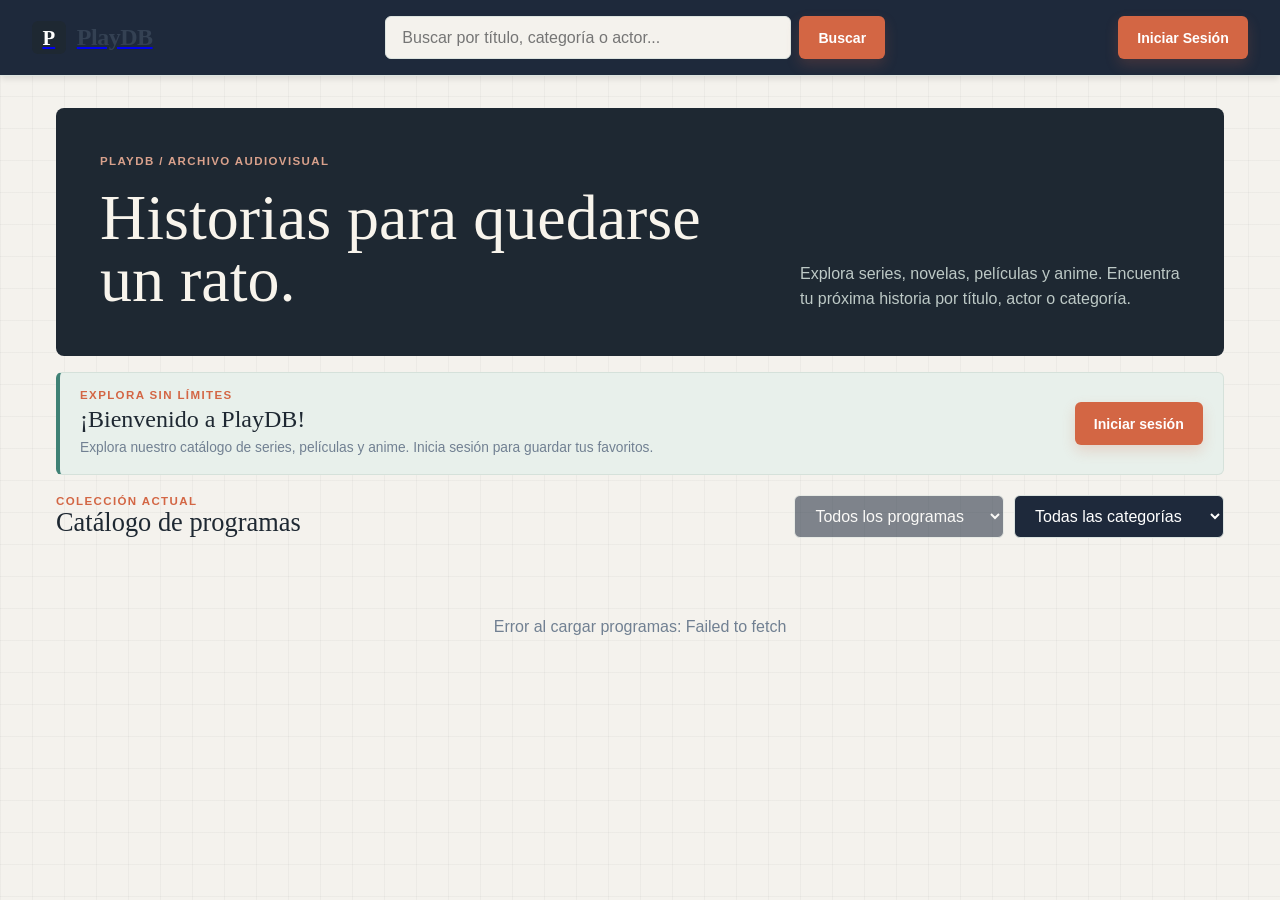
<file: index.html>
<!DOCTYPE html>
<html lang="es">
<head>
  <meta charset="UTF-8">
  <meta name="viewport" content="width=device-width, initial-scale=1.0">
  <title>PlayDB | Catálogo audiovisual</title>
  <link rel="stylesheet" href="./css/styles.css">
  <link rel="stylesheet" href="./css/theme.css">
</head>
<body>

  <!-- Encabezado / Navegación Único -->
  <header class="navbar">
    <a class="logo" href="index.html" aria-label="PlayDB, volver al catálogo">
      <h1>PlayDB</h1>
    </a>
    
    <div class="search-container">
      <input type="text" id="searchInput" placeholder="Buscar por título, categoría o actor...">
      <button id="searchBtn" class="btn btn-primary" type="button">Buscar</button>
    </div>

    <nav class="nav-links">
      <span id="userGreeting" class="hidden"></span>
      <a id="adminBtn" href="admin.html" class="btn btn-secondary hidden">Panel Admin</a>
      <button id="loginModalBtn" class="btn btn-primary">Iniciar Sesión</button>
      <button id="logoutBtn" class="btn btn-secondary hidden">Cerrar Sesión</button>
    </nav>
  </header>

  <!-- Contenido Principal -->
  <main class="container">
    <section class="catalog-hero">
      <div>
        <p class="section-kicker">PlayDB / Archivo audiovisual</p>
        <h2>Historias para quedarse un rato.</h2>
      </div>
      <p>Explora series, novelas, películas y anime. Encuentra tu próxima historia por título, actor o categoría.</p>
    </section>

    <section id="welcomeBanner" class="welcome-banner" aria-live="polite"></section>

    <section id="topMoviesSection" class="top-movies-section hidden">
      <div class="section-heading-row">
        <div>
          <p class="section-kicker">Lo más querido</p>
          <h2>Top películas</h2>
        </div>
        <p class="section-note">Las mejor calificadas por la comunidad</p>
      </div>
      <div id="topMoviesGrid" class="catalog-grid top-movies-grid"></div>
    </section>

    <section class="filters-section">
      <div class="catalog-heading">
        <div>
          <p class="section-kicker">Colección actual</p>
          <h2>Catálogo de programas</h2>
        </div>
        <p class="catalog-count" id="catalogCount"></p>
      </div>
      <div class="catalog-filters">
        <select id="favoritesFilter" aria-label="Filtrar favoritos">
          <option value="">Todos los programas</option>
          <option value="favorites">Mis favoritos</option>
        </select>
        <select id="categoryFilter" aria-label="Filtrar por categoría">
          <option value="">Todas las categorías</option>
        </select>
      </div>
    </section>

    <section id="catalogGrid" class="catalog-grid">
      <p class="loading-text">Cargando catálogo...</p>
    </section>
  </main>

  <script type="module" src="./js/app.js"></script>
</body>
</html>
</file>
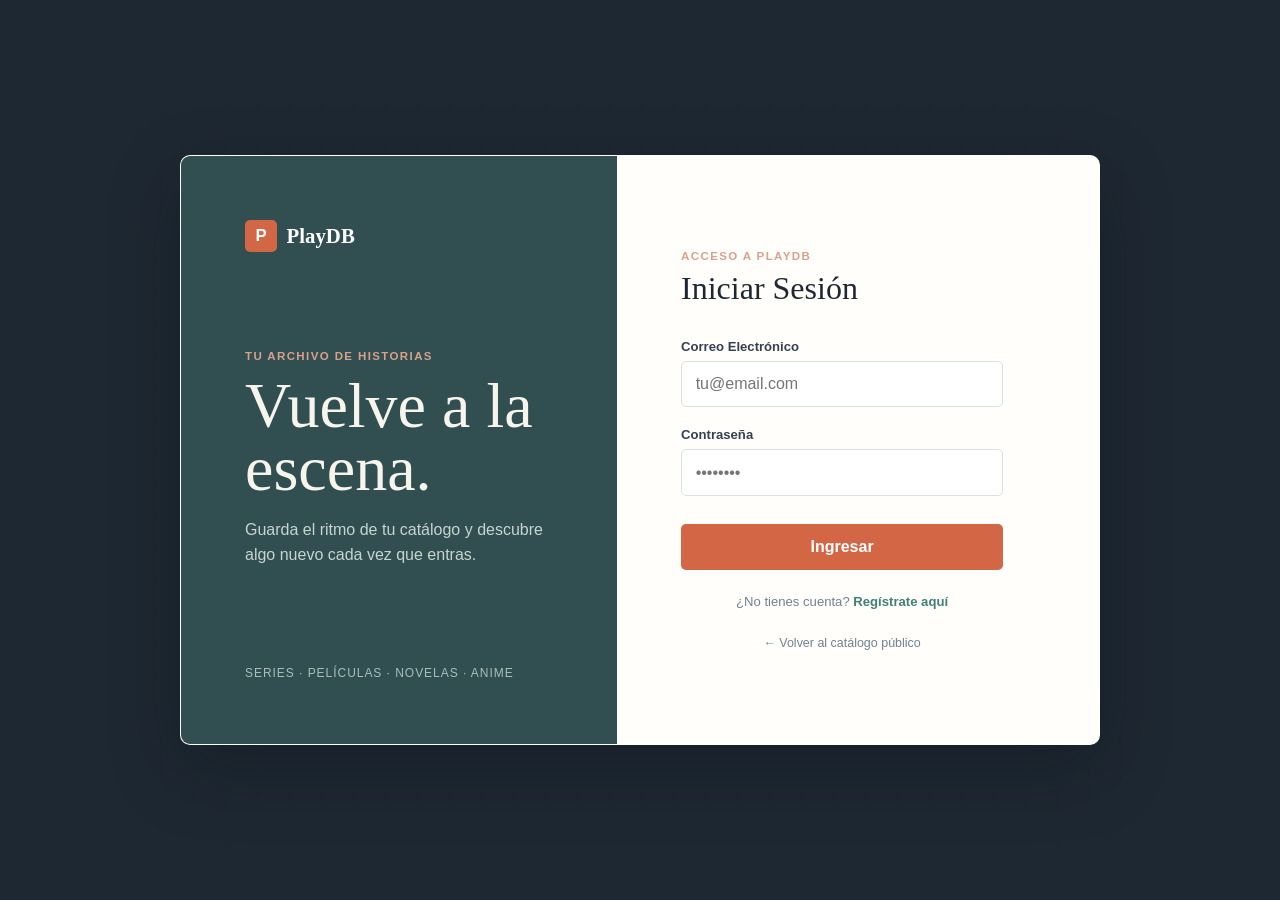
<file: admin.html>
<!DOCTYPE html>
<html lang="es">
<head>
  <meta charset="UTF-8">
  <meta name="viewport" content="width=device-width, initial-scale=1.0">
  <title>PlayDB | Panel de Administración</title>
  <link rel="stylesheet" href="css/theme.css">
  <link rel="stylesheet" href="css/styles.css">
  <link rel="stylesheet" href="css/admin.css">
</head>
<body>
  <div class="admin-shell">
    <aside class="admin-sidebar">
      <div class="sidebar-brand">
        <span class="brand-mark">P</span>
        <div>
          <strong>PlayDB</strong>
          <small>Administración</small>
        </div>
      </div>

      <nav class="sidebar-nav" aria-label="Secciones de administración">
        <button type="button" class="sidebar-link is-active" data-section="inicioSection">
          <span aria-hidden="true">⌂</span> Inicio
        </button>
        <button type="button" class="sidebar-link" data-section="categoriasSection">
          <span aria-hidden="true">◈</span> Categorías
        </button>
        <button type="button" class="sidebar-link" data-section="programasSection">
          <span aria-hidden="true">▦</span> Programas
        </button>
        <button type="button" class="sidebar-link" data-section="preferenciasSection">
          <span aria-hidden="true">⚙</span> Preferencias
        </button>
      </nav>

      <div class="sidebar-footer">
        <button type="button" id="adminLogoutBtn" class="sidebar-link sidebar-link-secondary">
          <span aria-hidden="true">↪</span> Cerrar sesión
        </button>
      </div>
    </aside>

    <main class="admin-main">
      <section id="inicioSection" class="admin-section">
        <header class="admin-header">
          <div>
            <p class="section-kicker">Vista general</p>
            <h1>Catálogo</h1>
            <p class="section-description">Explora el contenido publicado y revisa cómo lo ve tu audiencia.</p>
          </div>
        </header>

        <div class="catalog-toolbar admin-catalog-toolbar">
          <div class="admin-search-field">
            <span aria-hidden="true">⌕</span>
            <input type="search" id="adminSearchInput" placeholder="Buscar por título, actor o categoría...">
          </div>
          <select id="adminCategoryFilter" class="admin-filter-select" aria-label="Filtrar por categoría">
            <option value="">Todas las categorías</option>
          </select>
        </div>

        <section id="adminCatalogGrid" class="catalog-grid admin-catalog-grid">
          <p class="loading-text">Cargando catálogo...</p>
        </section>
      </section>

      <section id="programasSection" class="admin-section">
        <header class="admin-header">
          <div>
            <p class="section-kicker">Contenido</p>
            <h1>Programas</h1>
            <p class="section-description">Administra las series, películas y programas del catálogo.</p>
          </div>
          <button id="nuevoProgramaBtn" class="btn btn-primary" type="button">+ Nuevo Programa</button>
        </header>

        <div class="table-responsive">
          <table class="admin-table">
            <thead>
              <tr>
                <th>Póster</th>
                <th>Título</th>
                <th>Categoría</th>
                <th>Capítulos</th>
                <th>Acciones</th>
              </tr>
            </thead>
            <tbody id="adminTableBody"></tbody>
          </table>
        </div>
      </section>

      <section id="categoriasSection" class="admin-section hidden">
        <header class="admin-header">
          <div>
            <p class="section-kicker">Clasificación</p>
            <h1>Categorías</h1>
            <p class="section-description">Crea y elimina las categorías disponibles para los programas.</p>
          </div>
        </header>

        <div id="categoriaAlert"></div>
        <form id="categoriaForm" class="category-form">
          <div class="form-group">
            <label for="categoriaNombre">Nueva categoría</label>
            <input type="text" id="categoriaNombre" class="form-control" placeholder="Ej. Documentales" required maxlength="60">
          </div>
          <div class="form-group">
            <label for="categoriaDescripcion">Descripción (opcional)</label>
            <input type="text" id="categoriaDescripcion" class="form-control" placeholder="Describe el tipo de contenido" maxlength="160">
          </div>
          <button type="submit" class="btn btn-primary">+ Agregar categoría</button>
        </form>

        <div class="table-responsive">
          <table class="admin-table">
            <thead>
              <tr>
                <th>Nombre</th>
                <th>Descripción</th>
                <th>Acciones</th>
              </tr>
            </thead>
            <tbody id="categoriasTableBody"></tbody>
          </table>
        </div>
      </section>

      <section id="preferenciasSection" class="admin-section hidden">
        <header class="admin-header">
          <div>
            <p class="section-kicker">Configuración</p>
            <h1>Preferencias</h1>
            <p class="section-description">Personaliza qué información quieres priorizar en tu panel.</p>
          </div>
        </header>

        <form id="preferencesForm" class="preferences-form">
          <label class="preference-option">
            <input type="checkbox" id="showAdminRatings" checked>
            <span>
              <strong>Mostrar calificaciones</strong>
              <small>Enseña el promedio de estrellas y el número de opiniones en las tarjetas.</small>
            </span>
          </label>
          <div id="preferencesAlert"></div>
          <button type="submit" class="btn btn-primary">Guardar preferencias</button>
        </form>
      </section>
    </main>
  </div>

  <!-- Modal Crear/Editar -->
  <div id="modalPrograma" class="modal-overlay hidden">
    <div class="modal-content">
      <h3 id="modalTitle">Nuevo Programa</h3>
      <div id="formAlert"></div>
      <form id="programaForm">
        <input type="hidden" id="programaId">
        <div class="form-group">
          <label>Título</label>
          <input type="text" id="titulo" class="form-control" required>
        </div>
        <div class="form-group">
          <label>Sinopsis</label>
          <textarea id="sinopsis" class="form-control" rows="3" required></textarea>
        </div>
        <div class="form-group">
          <label>Categoría</label>
          <select id="formCategoria" class="form-control" required></select>
        </div>
        <div class="form-group">
          <label>Productora</label>
          <input type="text" id="productora" class="form-control" required>
        </div>
        <div class="form-group">
          <label>URL Póster</label>
          <input type="url" id="poster" class="form-control" required>
        </div>
        <div class="form-group">
          <label>URL Tráiler</label>
          <input type="url" id="trailer" class="form-control" required>
        </div>
        <div class="form-group">
          <label>Capítulos</label>
          <input type="number" id="capitulos" class="form-control" value="1" min="1" required>
        </div>
        <div class="form-group">
          <label>Actores (separados por coma)</label>
          <input type="text" id="actores" class="form-control" placeholder="Actor 1, Actor 2">
        </div>
        <div class="form-group">
          <label>Personajes (separados por coma)</label>
          <input type="text" id="personajes" class="form-control" placeholder="Personaje 1, Personaje 2">
        </div>
        <div style="display: flex; gap: 1rem; justify-content: flex-end; margin-top: 1.5rem;">
          <button type="button" id="closeModalBtn" class="btn btn-secondary">Cancelar</button>
          <button type="submit" class="btn btn-primary">Guardar</button>
        </div>
      </form>
    </div>
  </div>

  <script type="module" src="js/admin.js"></script>
</body>
</html>
</file>
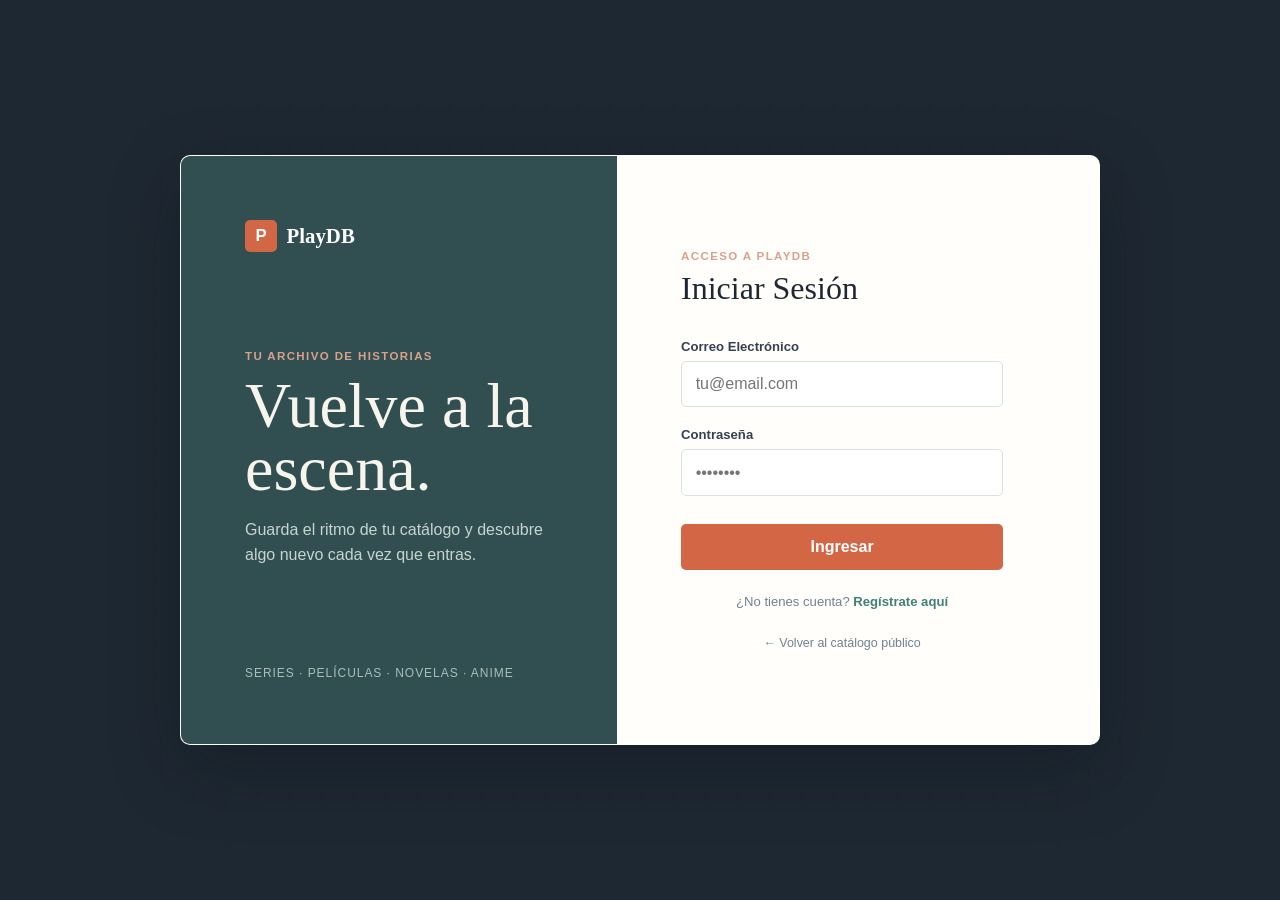
<file: login.html>
<!DOCTYPE html>
<html lang="es">
<head>
  <meta charset="UTF-8">
  <meta name="viewport" content="width=device-width, initial-scale=1.0">
  <title>PlayDB | Acceso</title>
  <link rel="stylesheet" href="css/theme.css">
  <link rel="stylesheet" href="css/styles.css">
  <link rel="stylesheet" href="css/login.css">
</head>
<body>

  <main class="auth-shell">
    <section class="auth-aside">
      <a class="auth-brand" href="index.html"><span>P</span> PlayDB</a>
      <div>
        <p class="auth-eyebrow">Tu archivo de historias</p>
        <h1>Vuelve a la escena.</h1>
        <p>Guarda el ritmo de tu catálogo y descubre algo nuevo cada vez que entras.</p>
      </div>
      <p class="auth-aside-note">Series · Películas · Novelas · Anime</p>
    </section>

    <section class="auth-container">
      <div class="auth-header">
        <p class="auth-eyebrow">Acceso a PlayDB</p>
        <h2 id="formTitle">Iniciar Sesión</h2>
      </div>

    <div id="alertContainer"></div>

    <form id="authForm">
      <div class="form-group hidden" id="nombreGroup">
        <label for="nombre">Nombre Completo</label>
        <input type="text" id="nombre" class="form-control" placeholder="Ej. Jennifer López">
      </div>

      <div class="form-group">
        <label for="email">Correo Electrónico</label>
        <input type="email" id="email" class="form-control" required placeholder="tu@email.com">
      </div>

      <div class="form-group">
        <label for="password">Contraseña</label>
        <input type="password" id="password" class="form-control" required placeholder="••••••••">
      </div>

      <button type="submit" id="submitBtn" class="btn-submit">Ingresar</button>
    </form>

    <div class="auth-footer">
      <p id="toggleText">
        ¿No tienes cuenta? <a href="#" id="toggleAuth">Regístrate aquí</a>
      </p>
    </div>

      <a href="index.html" class="back-home">← Volver al catálogo público</a>
    </section>
  </main>

  <script type="module" src="js/login.js"></script>
</body>
</html>
</file>
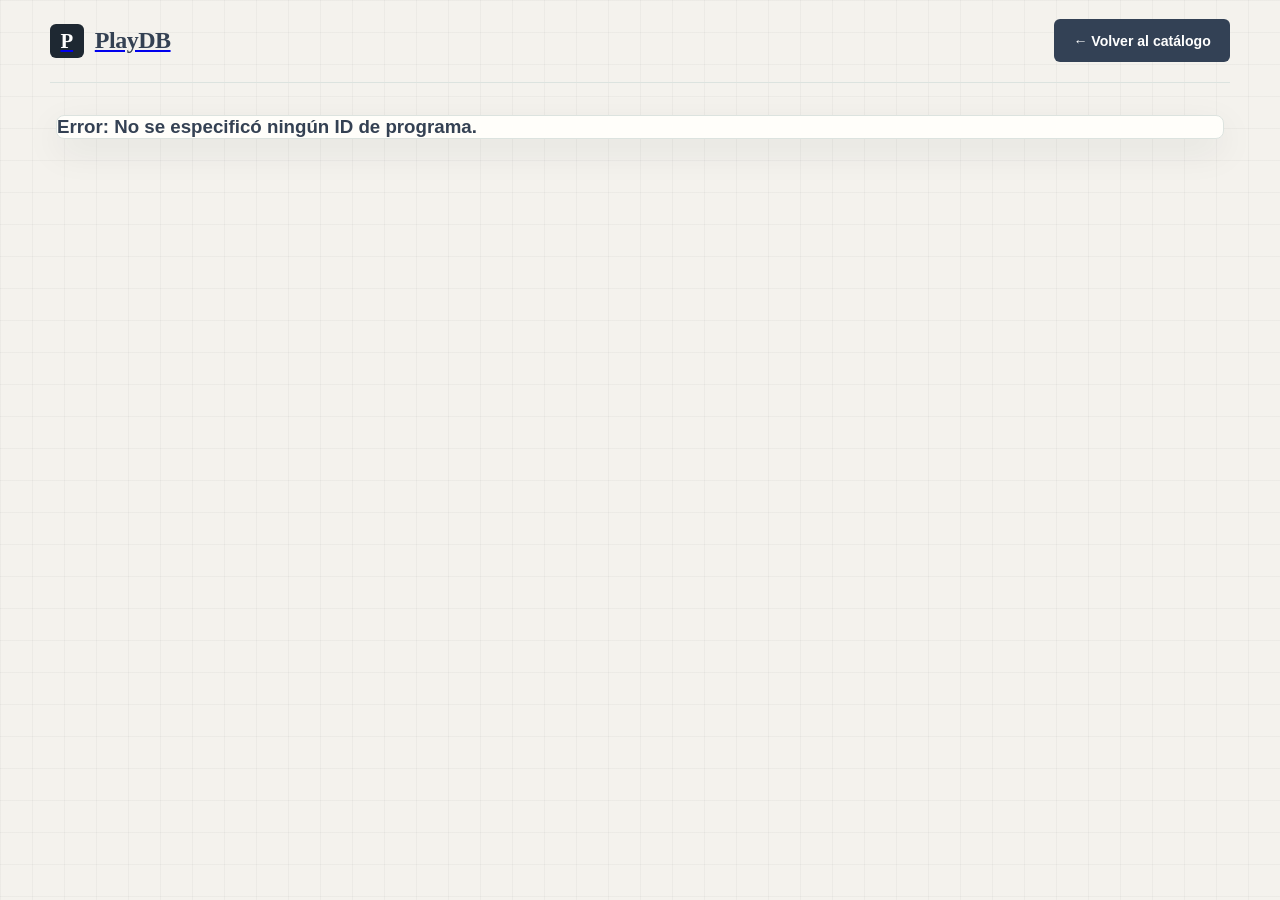
<file: programa-detalle.html>
<!DOCTYPE html>
<html lang="es">
<head>
  <meta charset="UTF-8">
  <meta name="viewport" content="width=device-width, initial-scale=1.0">
  <title>PlayDB | Ficha del programa</title>
  <link rel="stylesheet" href="css/theme.css">
  <link rel="stylesheet" href="css/styles.css">
</head>
<body>
  <header class="detail-nav">
    <a class="logo" href="index.html"><h1>PlayDB</h1></a>
    <a id="detailBackLink" href="index.html" class="btn btn-secondary">← Volver al catálogo</a>
  </header>

  <main class="container detail-page">
    
    <div id="detalleContainer" class="detail-container">
      <p>Cargando información del programa...</p>
    </div>
  </main>

  <script type="module" src="js/detalle.js"></script>
</body>
</html>
</file>
<file: css/styles.css>
/* ==========================================================================
   ESTILOS GENERALES Y LAYOUT
   ========================================================================== */
* {
  box-sizing: border-box;
  margin: 0;
  padding: 0;
  font-family: 'Trebuchet MS', 'Segoe UI', sans-serif;
}

body {
  min-height: 100vh;
  background: var(--bg-primary);
  color: var(--text-main);
}

body::before {
  position: fixed;
  inset: 0;
  z-index: -1;
  background-image: linear-gradient(rgba(30, 40, 50, 0.035) 1px, transparent 1px), linear-gradient(90deg, rgba(30, 40, 50, 0.035) 1px, transparent 1px);
  background-size: 32px 32px;
  content: '';
  pointer-events: none;
}

.hidden {
  display: none !important;
}

.container {
  width: min(1240px, calc(100% - 2.25rem));
  margin: 0 auto;
}

.btn {
  display: inline-flex;
  align-items: center;
  justify-content: center;
  gap: 0.45rem;
  min-height: 2.7rem;
  padding: 0.65rem 1.05rem;
  border: 1px solid transparent;
  border-radius: 6px;
  cursor: pointer;
  font: inherit;
  font-size: 0.88rem;
  font-weight: 700;
  text-decoration: none;
  transition: transform 160ms ease, background 160ms ease, box-shadow 160ms ease;
}

.btn:hover {
  transform: translateY(-1px);
}

.btn-primary {
  background: var(--accent);
  color: #fff;
  box-shadow: 0 6px 14px rgba(211, 102, 68, 0.2);
}

.btn-primary:hover {
  background: var(--accent-hover);
}

.btn-secondary {
  background: var(--surface-soft);
  border-color: var(--border-color);
  color: var(--text-main);
}

.btn-secondary:hover {
  background: #e3ebe7;
}

.btn-sm {
  min-height: 2.25rem;
  padding: 0.45rem 0.75rem;
  font-size: 0.78rem;
}

.alert {
  margin-bottom: 1rem;
  padding: 0.8rem 1rem;
  border-radius: 6px;
  font-weight: 600;
}

.alert-danger {
  background: #fff0ee;
  border: 1px solid #f0b6ab;
  color: #9d382c;
}

.alert-success {
  background: #eaf5ef;
  border: 1px solid #a9d5bd;
  color: #28704d;
}

.navbar {
  position: sticky;
  top: 0;
  z-index: 10;
  display: grid;
  grid-template-columns: auto minmax(260px, 1fr) auto;
  align-items: center;
  gap: 2rem;
  padding: 1rem max(1.5rem, calc((100vw - 1180px) / 2));
  background: rgba(251, 250, 247, 0.94);
  border-bottom: 1px solid var(--border-color);
  backdrop-filter: blur(14px);
}

.logo {
  display: flex;
  align-items: center;
  gap: 0.7rem;
}

.logo::before {
  width: 2.1rem;
  height: 2.1rem;
  border-radius: 6px;
  background: var(--ink);
  color: #fff;
  content: 'P';
  font-family: Georgia, serif;
  font-size: 1.3rem;
  font-weight: 700;
  line-height: 2.1rem;
  text-align: center;
}

.logo h1 {
  color: var(--ink);
  font-family: Georgia, serif;
  font-size: 1.35rem;
  letter-spacing: -0.02em;
}

.search-container {
  display: flex;
  gap: 0.5rem;
  width: min(100%, 560px);
  margin: auto;
}

.search-container input,
.filters-section select {
  min-height: 2.7rem;
  border: 1px solid var(--border-color);
  border-radius: 6px;
  outline: none;
  background: var(--surface);
  color: var(--text-main);
  font: inherit;
}

.search-container input {
  width: 100%;
  padding: 0.65rem 0.9rem;
}

.search-container input:focus,
.filters-section select:focus {
  border-color: var(--accent);
  box-shadow: 0 0 0 3px rgba(211, 102, 68, 0.13);
}

.nav-links {
  display: flex;
  align-items: center;
  justify-content: flex-end;
  gap: 0.65rem;
}

#userGreeting {
  max-width: 145px;
  overflow: hidden;
  color: var(--text-muted);
  font-size: 0.8rem;
  text-overflow: ellipsis;
  white-space: nowrap;
}

.catalog-hero {
  display: grid;
  grid-template-columns: 1.15fr 0.85fr;
  gap: 2rem;
  align-items: end;
  min-height: 210px;
  margin: 1.25rem 0 1rem;
  padding: clamp(1.75rem, 4vw, 2.75rem);
  border-radius: 8px;
  background: var(--ink);
  color: #f8f4ec;
  overflow: hidden;
}

.catalog-hero h2 {
  max-width: 620px;
  font-family: Georgia, serif;
  font-size: clamp(2.2rem, 5vw, 4.2rem);
  font-weight: 400;
  line-height: 0.98;
}

.catalog-hero p {
  max-width: 380px;
  justify-self: end;
  color: #bdc9c6;
  line-height: 1.6;
}

.section-kicker {
  color: var(--accent);
  font-size: 0.72rem;
  font-weight: 800;
  letter-spacing: 0.12em;
  text-transform: uppercase;
}

.catalog-hero .section-kicker {
  margin-bottom: 1rem;
  color: #d9a18c;
}

.welcome-banner {
  display: flex;
  align-items: center;
  justify-content: space-between;
  gap: 1.5rem;
  margin: 1rem 0 1.25rem;
  padding: 1rem 1.25rem;
  border: 1px solid #d5e1da;
  border-left: 4px solid var(--teal);
  border-radius: 6px;
  background: #e8f0eb;
}

.welcome-banner h2 {
  margin: 0.3rem 0;
  color: var(--ink);
  font-family: Georgia, serif;
  font-size: 1.5rem;
  font-weight: 400;
}

.welcome-banner p:not(.section-kicker) {
  color: var(--text-muted);
  font-size: 0.86rem;
  line-height: 1.5;
}

.welcome-mark {
  display: grid;
  width: 2.5rem;
  height: 2.5rem;
  flex: 0 0 2.5rem;
  place-items: center;
  border-radius: 50%;
  background: #d8e7dd;
  color: var(--teal);
  font-size: 1.3rem;
}

.filters-section {
  display: flex;
  align-items: center;
  justify-content: space-between;
  gap: 1rem;
  margin: 1.25rem 0 0.85rem;
}

.filters-section h2 {
  color: var(--ink);
  font-family: Georgia, serif;
  font-size: 1.65rem;
  font-weight: 400;
}

.filters-section select {
  min-width: 210px;
  padding: 0.6rem 0.8rem;
}

.catalog-filters {
  display: flex;
  align-items: center;
  gap: 0.6rem;
}

.catalog-filters select:disabled {
  cursor: not-allowed;
  opacity: 0.55;
}

.catalog-grid {
  display: grid;
  grid-template-columns: repeat(auto-fill, minmax(190px, 1fr));
  gap: 1rem;
  padding-bottom: 2rem;
}

.catalog-layout {
  display: grid;
  grid-template-columns: minmax(0, 1fr);
  align-items: start;
  gap: 1rem;
  padding-bottom: 2rem;
}

.catalog-layout.has-favorites {
  grid-template-columns: minmax(215px, 245px) minmax(0, 1fr);
}

.catalog-layout.has-favorites.is-sidebar-collapsed {
  grid-template-columns: 52px minmax(0, 1fr);
}

.favorites-launcher {
  display: none;
  margin: 0 0 0.9rem;
}

.favorites-sidebar {
  position: sticky;
  top: 6rem;
  min-width: 0;
  padding: 1rem;
  border: 1px solid #d5e1da;
  border-radius: 8px;
  background: #e8f0eb;
  transition: padding 180ms ease, background 180ms ease;
}

.sidebar-heading {
  display: flex;
  align-items: flex-start;
  justify-content: space-between;
  gap: 1rem;
}

.sidebar-heading h2 {
  margin-top: 0.3rem;
  color: var(--ink);
  font-family: Georgia, serif;
  font-size: 1.45rem;
  font-weight: 400;
}

.sidebar-toggle {
  display: grid;
  width: 1.9rem;
  height: 1.9rem;
  padding: 0;
  border: 0;
  place-items: center;
  border-radius: 50%;
  background: #d5e5da;
  color: var(--teal);
  cursor: pointer;
  font: inherit;
  font-size: 1.45rem;
  line-height: 1;
}

.sidebar-toggle:hover {
  background: #c6dacd;
}

.favorites-sidebar.is-collapsed {
  padding: 1rem 0.55rem;
}

.favorites-sidebar.is-collapsed .sidebar-heading {
  justify-content: center;
}

.favorites-sidebar.is-collapsed .sidebar-copy,
.favorites-sidebar.is-collapsed .favorites-list {
  display: none;
}

.favorites-sidebar.is-collapsed .sidebar-toggle {
  transform: rotate(0);
}

.sidebar-star {
  display: grid;
  width: 1.9rem;
  height: 1.9rem;
  place-items: center;
  border-radius: 50%;
  background: #d5e5da;
  color: var(--accent);
  font-size: 0.85rem;
}

.section-note {
  margin-top: 0.55rem;
  color: var(--text-muted);
  font-size: 0.78rem;
}

.favorites-list {
  display: grid;
  gap: 0.85rem;
  margin-top: 1rem;
}

.empty-favorites {
  padding: 1rem 0.25rem;
  border: 1px dashed #c8d8ce;
  border-radius: 6px;
  background: rgba(255, 255, 255, 0.35);
  color: var(--text-muted);
  font-size: 0.88rem;
  line-height: 1.5;
  text-align: center;
}

.favorites-list .programa-card {
  box-shadow: none;
}

.favorites-list .poster-container {
  height: 175px;
}

.favorites-list .card-content {
  padding: 0.75rem;
}

.favorites-list .card-sinopsis {
  display: none;
}

.favorites-list .card-footer {
  align-items: flex-start;
  flex-direction: column;
  gap: 0.45rem;
}

.favorites-list .card-actions {
  width: 100%;
  justify-content: space-between;
}

.programa-card {
  display: flex;
  min-width: 0;
  flex-direction: column;
  overflow: hidden;
  border: 1px solid var(--border-color);
  border-radius: 8px;
  background: var(--surface);
  box-shadow: 0 8px 24px rgba(30, 40, 50, 0.06);
  transition: transform 180ms ease, box-shadow 180ms ease;
}

.programa-card:hover {
  transform: translateY(-4px);
  box-shadow: 0 16px 32px rgba(30, 40, 50, 0.12);
}

.poster-container {
  position: relative;
  height: 250px;
  overflow: hidden;
  background: #dfe7e1;
}

.poster-img {
  width: 100%;
  height: 100%;
  object-fit: cover;
  transition: transform 300ms ease;
}

.programa-card:hover .poster-img {
  transform: scale(1.04);
}

.badge {
  position: absolute;
  top: 0.75rem;
  left: 0.75rem;
  padding: 0.35rem 0.55rem;
  border-radius: 4px;
  background: var(--teal);
  color: #fff;
  font-size: 0.68rem;
  font-weight: 800;
  letter-spacing: 0.06em;
  text-transform: uppercase;
}

.card-content {
  display: flex;
  flex: 1;
  flex-direction: column;
  padding: 1rem;
}

.card-title {
  margin-bottom: 0.45rem;
  overflow: hidden;
  color: var(--ink);
  font-family: Georgia, serif;
  font-size: 1.16rem;
  font-weight: 700;
  text-overflow: ellipsis;
  white-space: nowrap;
}

.card-rating {
  display: flex;
  align-items: center;
  gap: 0.3rem;
  margin-bottom: 0.55rem;
  color: var(--text-muted);
  font-size: 0.72rem;
}

.card-rating span,
.review-stars,
.detail-stars {
  color: #d58a35;
  letter-spacing: 0.04em;
}

.card-rating strong {
  color: var(--ink);
}

.card-rating small {
  font-size: 0.68rem;
}

.card-rating {
  display: flex;
  align-items: center;
  gap: 0.3rem;
  margin-bottom: 0.55rem;
  color: var(--text-muted);
  font-size: 0.72rem;
}

.card-rating span,
.review-stars,
.detail-stars {
  color: #d58a35;
  letter-spacing: 0.04em;
}

.card-rating strong {
  color: var(--ink);
}

.card-rating small {
  font-size: 0.68rem;
}

.card-sinopsis {
  display: -webkit-box;
  flex: 1;
  margin-bottom: 1rem;
  overflow: hidden;
  color: var(--text-muted);
  font-size: 0.82rem;
  line-height: 1.5;
  -webkit-box-orient: vertical;
  -webkit-line-clamp: 3;
}

.card-footer {
  display: flex;
  align-items: center;
  justify-content: space-between;
  gap: 0.5rem;
  padding-top: 0.8rem;
  border-top: 1px solid var(--border-color);
  color: var(--text-muted);
  font-size: 0.75rem;
}

.card-actions {
  display: flex;
  align-items: center;
  justify-content: flex-end;
  gap: 0.45rem;
}

.favorite-btn {
  min-height: 2.25rem;
  padding: 0.35rem 0.45rem;
  border: 0;
  background: transparent;
  color: var(--text-muted);
  cursor: pointer;
  font: inherit;
  font-size: 0.72rem;
  font-weight: 700;
  white-space: nowrap;
}

.favorite-btn:hover,
.favorite-btn.is-favorite {
  color: var(--accent);
}

.loading-text,
.empty-catalog,
.error-text {
  grid-column: 1 / -1;
  padding: 3rem 1rem;
  color: var(--text-muted);
  text-align: center;
}

.detail-nav {
  display: flex;
  align-items: center;
  justify-content: space-between;
  width: min(1180px, calc(100% - 3rem));
  margin: 0 auto;
  padding: 1.2rem 0;
  border-bottom: 1px solid var(--border-color);
}

.detail-page {
  padding: 2.5rem 0 5rem;
}

.detail-container {
  overflow: hidden;
  border: 1px solid var(--border-color);
  border-radius: 8px;
  background: var(--surface);
  box-shadow: 0 12px 36px rgba(30, 40, 50, 0.08);
}

.detail-layout {
  display: grid;
  grid-template-columns: minmax(260px, 350px) 1fr;
  gap: clamp(2rem, 5vw, 5rem);
  padding: clamp(1.5rem, 5vw, 4rem);
}

.detail-poster {
  width: 100%;
  aspect-ratio: 2 / 3;
  border-radius: 5px;
  background: #dfe7e1;
  object-fit: cover;
}

.detail-copy {
  align-self: center;
}

.detail-copy h1 {
  margin: 0.55rem 0 1rem;
  color: var(--ink);
  font-family: Georgia, serif;
  font-size: clamp(2.2rem, 5vw, 4.2rem);
  font-weight: 400;
  line-height: 1;
}

.detail-badge {
  display: inline-block;
  padding: 0.4rem 0.6rem;
  border-radius: 4px;
  background: var(--teal);
  color: #fff;
  font-size: 0.7rem;
  font-weight: 800;
  letter-spacing: 0.08em;
  text-transform: uppercase;
}

.detail-synopsis {
  margin: 2rem 0 1.5rem;
  color: var(--text-muted);
  font-size: 1rem;
  line-height: 1.75;
}

.detail-meta,
.detail-list {
  margin-bottom: 1rem;
  color: var(--text-main);
  font-size: 0.88rem;
  line-height: 1.7;
}

.detail-list strong,
.detail-meta strong {
  color: var(--ink);
}

.detail-characters {
  margin-bottom: 2rem;
}

.detail-rating-summary {
  display: flex;
  align-items: center;
  gap: 0.55rem;
  margin: 1rem 0 0.25rem;
  color: var(--text-muted);
  font-size: 0.82rem;
}

.detail-rating-summary strong {
  color: var(--ink);
  font-size: 1rem;
}

.detail-rating-summary small {
  font-size: 0.75rem;
}

.reviews-area {
  padding: 2rem clamp(1rem, 5vw, 4rem) 3rem;
  border-top: 1px solid var(--border-color);
  background: #f6f8f5;
}

.reviews-header h2 {
  margin-top: 0.3rem;
  color: var(--ink);
  font-family: Georgia, serif;
  font-size: 1.8rem;
  font-weight: 400;
}

.review-form {
  display: grid;
  gap: 0.6rem;
  max-width: 680px;
  margin: 1.5rem 0 2rem;
  padding: 1rem;
  border: 1px solid var(--border-color);
  border-radius: 6px;
  background: var(--surface);
}

.review-form label {
  color: var(--text-main);
  font-size: 0.8rem;
  font-weight: 700;
}

.review-form select,
.review-form textarea {
  width: 100%;
  padding: 0.7rem 0.8rem;
  border: 1px solid var(--border-color);
  border-radius: 5px;
  outline: 0;
  background: #fff;
  color: var(--text-main);
  font: inherit;
}

.review-form textarea {
  resize: vertical;
}

.review-form select:focus,
.review-form textarea:focus {
  border-color: var(--accent);
  box-shadow: 0 0 0 3px rgba(211, 102, 68, 0.13);
}

.review-form .btn {
  justify-self: start;
  margin-top: 0.35rem;
}

.review-list {
  display: grid;
  gap: 0.7rem;
  max-width: 760px;
}

.review-item {
  padding: 1rem;
  border-bottom: 1px solid var(--border-color);
}

.review-heading {
  display: flex;
  justify-content: space-between;
  gap: 1rem;
  margin-bottom: 0.35rem;
  color: var(--ink);
  font-size: 0.85rem;
}

.review-item p,
.empty-reviews,
.review-login-note {
  color: var(--text-muted);
  font-size: 0.86rem;
  line-height: 1.6;
}

.top-movies-section {
  margin: 1.25rem 0 1.75rem;
}

.top-movies-grid {
  grid-template-columns: repeat(auto-fill, minmax(180px, 1fr));
  padding-bottom: 0;
}

.top-movies-section .section-heading-row {
  display: flex;
  align-items: flex-end;
  justify-content: space-between;
  gap: 1rem;
  margin-bottom: 1rem;
}

.top-movies-section h2 {
  margin-top: 0.3rem;
  color: var(--ink);
  font-family: Georgia, serif;
  font-size: 1.65rem;
  font-weight: 400;
}

.detail-rating-summary {
  display: flex;
  align-items: center;
  gap: 0.55rem;
  margin: 1rem 0 0.25rem;
  color: var(--text-muted);
  font-size: 0.82rem;
}

.detail-rating-summary strong {
  color: var(--ink);
  font-size: 1rem;
}

.detail-rating-summary small {
  font-size: 0.75rem;
}

.reviews-area {
  padding: 2rem clamp(1rem, 5vw, 4rem) 3rem;
  border-top: 1px solid var(--border-color);
  background: #f6f8f5;
}

.reviews-header h2 {
  margin-top: 0.3rem;
  color: var(--ink);
  font-family: Georgia, serif;
  font-size: 1.8rem;
  font-weight: 400;
}

.review-form {
  display: grid;
  gap: 0.6rem;
  max-width: 680px;
  margin: 1.5rem 0 2rem;
  padding: 1rem;
  border: 1px solid var(--border-color);
  border-radius: 6px;
  background: var(--surface);
}

.review-form label {
  color: var(--text-main);
  font-size: 0.8rem;
  font-weight: 700;
}

.review-form select,
.review-form textarea {
  width: 100%;
  padding: 0.7rem 0.8rem;
  border: 1px solid var(--border-color);
  border-radius: 5px;
  outline: 0;
  background: #fff;
  color: var(--text-main);
  font: inherit;
}

.review-form textarea {
  resize: vertical;
}

.review-form select:focus,
.review-form textarea:focus {
  border-color: var(--accent);
  box-shadow: 0 0 0 3px rgba(211, 102, 68, 0.13);
}

.review-form .btn {
  justify-self: start;
  margin-top: 0.35rem;
}

.review-list {
  display: grid;
  gap: 0.7rem;
  max-width: 760px;
}

.review-item {
  padding: 1rem;
  border-bottom: 1px solid var(--border-color);
}

.review-heading {
  display: flex;
  justify-content: space-between;
  gap: 1rem;
  margin-bottom: 0.35rem;
  color: var(--ink);
  font-size: 0.85rem;
}

.review-item p,
.empty-reviews,
.review-login-note {
  color: var(--text-muted);
  font-size: 0.86rem;
  line-height: 1.6;
}

.top-movies-section {
  margin: 1.25rem 0 1.75rem;
}

.top-movies-grid {
  grid-template-columns: repeat(auto-fill, minmax(180px, 1fr));
  padding-bottom: 0;
}

@media (max-width: 900px) {
  .navbar {
    grid-template-columns: 1fr auto;
    gap: 1rem;
  }

  .search-container {
    grid-column: 1 / -1;
    grid-row: 2;
    width: 100%;
  }

  .catalog-hero {
    grid-template-columns: 1fr;
  }

  .catalog-hero p {
    justify-self: start;
  }

  .catalog-layout.has-favorites {
    grid-template-columns: 1fr;
  }

  .favorites-sidebar {
    position: fixed;
    top: 5rem;
    bottom: 0;
    left: 0;
    z-index: 20;
    width: min(310px, 86vw);
    overflow-y: auto;
    border-radius: 0 8px 0 0;
    box-shadow: 12px 0 28px rgba(30, 40, 50, 0.16);
    transform: translateX(-105%);
    transition: transform 220ms ease;
  }

  .favorites-sidebar.is-mobile-open {
    transform: translateX(0);
  }

  .favorites-sidebar.is-collapsed {
    padding: 1rem;
  }

  .favorites-sidebar.is-collapsed .sidebar-copy,
  .favorites-sidebar.is-collapsed .favorites-list {
    display: block;
  }

  .favorites-sidebar.is-collapsed .sidebar-heading {
    justify-content: space-between;
  }

  .favorites-launcher:not(.hidden) {
    display: inline-flex;
  }
}

@media (max-width: 600px) {
  .container {
    width: min(100% - 1.5rem, 1180px);
  }

  .navbar {
    padding: 0.8rem 0.75rem;
  }

  .nav-links {
    gap: 0.35rem;
  }

  .nav-links .btn {
    min-height: 2.35rem;
    padding: 0.45rem 0.6rem;
    font-size: 0.72rem;
  }

  #userGreeting {
    display: none;
  }

  .catalog-hero {
    min-height: 245px;
    margin-top: 1rem;
    padding: 1.5rem;
  }

  .catalog-hero h2 {
    font-size: 2.45rem;
  }

  .welcome-banner {
    align-items: flex-start;
    flex-direction: column;
  }

  .welcome-banner .btn {
    width: 100%;
  }

  .catalog-layout {
    grid-template-columns: 1fr;
  }

  .catalog-layout.has-favorites.is-sidebar-collapsed {
    grid-template-columns: 1fr;
  }

  .favorites-sidebar {
    position: static;
  }

  .catalog-heading {
    align-items: flex-start;
    flex-direction: column;
    gap: 0.35rem;
  }

  .filters-section {
    align-items: flex-start;
    flex-direction: column;
  }

  .filters-section select {
    width: 100%;
  }

  .catalog-filters {
    width: 100%;
    align-items: stretch;
    flex-direction: column;
  }

  .detail-nav {
    width: min(100% - 1.5rem, 1180px);
  }

  .detail-nav .btn {
    min-height: 2.35rem;
    padding: 0.45rem 0.6rem;
    font-size: 0.72rem;
  }

  .detail-page {
    padding-top: 1.5rem;
  }

  .detail-layout {
    grid-template-columns: 1fr;
    gap: 1.8rem;
    padding: 1rem;
  }

  .detail-poster {
    max-width: 260px;
    margin: 0 auto;
  }
}

body {
  background-color: var(--bg-primary, #0f172a);
  color: var(--text-main, #f8fafc);
  min-height: 100vh;
}

.container {
  max-width: 1200px;
  margin: 2rem auto;
  padding: 0 1rem;
}

.hidden {
  display: none !important;
}

/* Botones */
.btn {
  padding: 0.6rem 1.2rem;
  border-radius: 6px;
  border: none;
  cursor: pointer;
  font-weight: 600;
  transition: all 0.2s ease;
  text-decoration: none;
  display: inline-flex;
  align-items: center;
  justify-content: center;
}

.btn-primary {
  background-color: var(--accent, #6366f1);
  color: white;
}

.btn-primary:hover {
  background-color: var(--accent-hover, #4f46e5);
}

.btn-secondary {
  background-color: var(--bg-tertiary, #334155);
  color: white;
}

.btn-secondary:hover {
  background-color: #475569;
}

.btn-sm {
  padding: 0.4rem 0.8rem;
  font-size: 0.875rem;
}

/* Mensajes y Alertas */
.alert {
  padding: 0.8rem 1rem;
  border-radius: 6px;
  margin-bottom: 1rem;
  font-weight: 500;
}

.alert-danger {
  background-color: rgba(239, 68, 68, 0.2);
  border: 1px solid #ef4444;
  color: #fca5a5;
}

.alert-success {
  background-color: rgba(34, 197, 94, 0.2);
  border: 1px solid #22c55e;
  color: #86efac;
}

/* ==========================================================================
   BARRA DE NAVEGACIÓN (NAVBAR)
   ========================================================================== */
.navbar {
  display: flex;
  justify-content: space-between;
  align-items: center;
  background-color: var(--bg-secondary, #1e293b);
  padding: 1rem 2rem;
  border-bottom: 1px solid var(--border-color, #475569);
  box-shadow: 0 4px 6px -1px rgba(0, 0, 0, 0.1);
  position: sticky;
  top: 0;
  z-index: 100;
}

.logo h1 {
  font-size: 1.5rem;
  color: var(--text-main, #f8fafc);
  font-weight: 700;
}

.search-container {
  display: flex;
  gap: 0.5rem;
  flex: 1;
  max-width: 500px;
  margin: 0 2rem;
}

.search-container input {
  width: 100%;
  padding: 0.6rem 1rem;
  border-radius: 6px;
  border: 1px solid var(--border-color, #475569);
  background-color: var(--bg-primary, #0f172a);
  color: #fff;
  outline: none;
}

.search-container input:focus {
  border-color: var(--accent, #6366f1);
}

.nav-links {
  display: flex;
  align-items: center;
  gap: 1rem;
}

/* ==========================================================================
   SECCIÓN DE FILTROS Y CATÁLOGO
   ========================================================================== */
.filters-section {
  display: flex;
  justify-content: space-between;
  align-items: center;
  margin-bottom: 2rem;
}

.filters-section select {
  padding: 0.6rem 1rem;
  border-radius: 6px;
  border: 1px solid var(--border-color, #475569);
  background-color: var(--bg-secondary, #1e293b);
  color: #fff;
  cursor: pointer;
}

.catalog-grid {
  display: grid;
  grid-template-columns: repeat(auto-fill, minmax(240px, 1fr));
  gap: 2rem;
}

/* ==========================================================================
   TARJETAS DE PROGRAMAS (CARDS)
   ========================================================================== */
.programa-card {
  background-color: var(--bg-secondary, #1e293b);
  border-radius: 12px;
  overflow: hidden;
  box-shadow: 0 4px 6px -1px rgba(0, 0, 0, 0.2);
  transition: transform 0.2s ease, box-shadow 0.2s ease;
  display: flex;
  flex-direction: column;
}

.programa-card:hover {
  transform: translateY(-5px);
  box-shadow: 0 10px 15px -3px rgba(0, 0, 0, 0.4);
}

.poster-container {
  position: relative;
  width: 100%;
  height: 320px;
  overflow: hidden;
  background-color: #0f172a;
}

.poster-img {
  width: 100%;
  height: 100%;
  object-fit: cover;
}

.badge {
  position: absolute;
  top: 10px;
  right: 10px;
  background-color: var(--accent, #6366f1);
  color: white;
  padding: 0.25rem 0.6rem;
  border-radius: 20px;
  font-size: 0.75rem;
  font-weight: 600;
  text-transform: uppercase;
}

.card-content {
  padding: 1.2rem;
  display: flex;
  flex-direction: column;
  flex: 1;
}

.card-title {
  font-size: 1.1rem;
  margin-bottom: 0.5rem;
  color: var(--text-main, #f8fafc);
  white-space: nowrap;
  overflow: hidden;
  text-overflow: ellipsis;
}

.card-sinopsis {
  font-size: 0.875rem;
  color: var(--text-muted, #94a3b8);
  margin-bottom: 1rem;
  line-height: 1.4;
  flex: 1;
}

.card-footer {
  display: flex;
  justify-content: space-between;
  align-items: center;
  padding-top: 0.8rem;
  border-top: 1px solid var(--border-color, #334155);
  font-size: 0.85rem;
  color: var(--text-muted, #94a3b8);
}

.catalog-heading {
  display: flex;
  align-items: flex-end;
  gap: 1rem;
}

.catalog-count {
  padding-bottom: 0.2rem;
  color: var(--text-muted);
  font-size: 0.78rem;
}
</file>
<file: css/theme.css>
:root {
  --bg-primary: #f4f2ed;
  --surface: #fffefa;
  --surface-soft: #edf2ef;
  --text-main: #344153;
  --text-muted: #718092;
  --ink: #1e2832;
  --accent: #d36644;
  --accent-hover: #b95136;
  --teal: #3f8175;
  --danger: #c94f45;
  --success: #28704d;
  --border-color: #dce3df;
}

body {
  background: var(--bg-primary);
  color: var(--text-main);
}
</file>
<file: css/admin.css>
.admin-shell {
  display: flex;
  min-height: 100vh;
  min-width: 0;
  background: #edf2ef;
  color: #172033;
}

.admin-sidebar {
  width: 250px;
  flex: 0 0 250px;
  display: flex;
  flex-direction: column;
  padding: 1.5rem 1rem;
  background: #263b3e;
  color: #e8eef8;
}

.sidebar-brand {
  display: flex;
  align-items: center;
  gap: 0.75rem;
  padding: 0 0.75rem 2rem;
  border-bottom: 1px solid rgba(235, 244, 240, 0.14);
}

.brand-mark {
  display: grid;
  width: 2.25rem;
  height: 2.25rem;
  place-items: center;
  border-radius: 8px;
  background: #e36b3d;
  color: white;
  font-size: 1.2rem;
  font-weight: 800;
}

.sidebar-brand strong,
.sidebar-brand small {
  display: block;
}

.sidebar-brand strong {
  font-size: 1.05rem;
}

.sidebar-brand small {
  margin-top: 0.15rem;
  color: #a9c0ba;
  font-size: 0.75rem;
}

.sidebar-nav {
  display: grid;
  gap: 0.5rem;
  padding-top: 2rem;
}

.sidebar-link {
  display: flex;
  align-items: center;
  gap: 0.7rem;
  width: 100%;
  padding: 0.8rem 0.9rem;
  border: 0;
  border-radius: 6px;
  background: transparent;
  color: #c2d1cd;
  cursor: pointer;
  font: inherit;
  text-align: left;
  text-decoration: none;
}

.sidebar-link:hover,
.sidebar-link.is-active {
  background: #345154;
  color: #fff;
}

.sidebar-link.is-active {
  box-shadow: inset 3px 0 #d36644;
}

.sidebar-link-secondary:hover {
  background: #493f43;
  color: #ffd8ce;
}

.sidebar-footer {
  margin-top: auto;
  padding-top: 1rem;
  border-top: 1px solid rgba(235, 244, 240, 0.14);
}

.admin-main {
  min-width: 0;
  width: min(100%, 1280px);
  margin: 0 auto;
  padding: clamp(1.5rem, 4vw, 3.5rem) clamp(1rem, 4vw, 4rem);
  background: #edf2ef;
}

.admin-section {
  width: 100%;
  max-width: 1180px;
  margin: 0 auto;
}

.admin-catalog-toolbar {
  display: flex;
  align-items: center;
  gap: 0.75rem;
  margin: 0 0 1.75rem;
}

.admin-search-field {
  display: flex;
  align-items: center;
  gap: 0.55rem;
  flex: 1;
  min-height: 2.8rem;
  padding: 0 0.85rem;
  border: 1px solid #dfe5ee;
  border-radius: 6px;
  background: #fff;
  color: #69758a;
}

.admin-search-field input {
  width: 100%;
  border: 0;
  outline: 0;
  background: transparent;
  color: #172033;
  font: inherit;
}

.admin-filter-select {
  min-width: 220px;
  min-height: 2.8rem;
  padding: 0 0.75rem;
  border: 1px solid #dfe5ee;
  border-radius: 6px;
  background: #fff;
  color: #172033;
  font: inherit;
}

.admin-catalog-grid {
  padding-bottom: 0;
}

.admin-catalog-grid.hide-ratings .card-rating {
  display: none;
}

.preferences-form {
  display: grid;
  gap: 1rem;
  max-width: 680px;
  padding: 1.25rem;
  border: 1px solid #dfe5ee;
  border-radius: 8px;
  background: #fff;
}

.preference-option {
  display: flex;
  align-items: flex-start;
  gap: 0.75rem;
  padding: 0.9rem;
  border: 1px solid #e7ebf1;
  border-radius: 6px;
  cursor: pointer;
}

.preference-option input {
  margin-top: 0.2rem;
  accent-color: #d36644;
}

.preference-option strong,
.preference-option small {
  display: block;
}

.preference-option strong {
  color: #172033;
}

.preference-option small {
  margin-top: 0.25rem;
  color: #69758a;
  line-height: 1.5;
}

.admin-header {
  display: flex;
  justify-content: space-between;
  align-items: flex-end;
  gap: 1.5rem;
  margin-bottom: 2rem;
}

.admin-header h1 {
  margin-top: 0.35rem;
  color: #172033;
  font-size: clamp(1.8rem, 3vw, 2.5rem);
}

.section-kicker {
  color: #e36b3d;
  font-size: 0.75rem;
  font-weight: 800;
  letter-spacing: 0.12em;
  text-transform: uppercase;
}

.section-description {
  margin-top: 0.5rem;
  color: #69758a;
}

.table-responsive {
  max-width: 100%;
  overflow-x: auto;
  background: #fff;
  border: 1px solid #dfe5ee;
  border-radius: 8px;
  box-shadow: 0 10px 28px rgba(23, 32, 51, 0.06);
}

.admin-table {
  width: 100%;
  border-collapse: collapse;
  text-align: left;
}

.admin-table th, 
.admin-table td {
  padding: 1rem;
  border-bottom: 1px solid #e7ebf1;
}

.admin-table th {
  background: #f7f9fc;
  color: #69758a;
  font-size: 0.78rem;
  font-weight: 600;
  text-transform: uppercase;
}

.admin-table tr:hover {
  background: #fbfcfe;
}

.admin-table tr:last-child td {
  border-bottom: 0;
}

.img-thumb {
  width: 50px;
  height: 70px;
  object-fit: cover;
  border-radius: 4px;
}

/* Modal styles */
.modal-overlay {
  position: fixed;
  top: 0;
  left: 0;
  width: 100%;
  height: 100%;
  background: rgba(23, 32, 51, 0.72);
  display: flex;
  justify-content: center;
  align-items: center;
  z-index: 1000;
}

.modal-content {
  background: #fff;
  padding: 2rem;
  border-radius: 8px;
  width: 100%;
  max-width: 600px;
  max-height: 90vh;
  overflow-y: auto;
  color: #172033;
}

.form-group {
  margin-bottom: 1rem;
}

.form-group label {
  display: block;
  margin-bottom: 0.5rem;
  color: #4e5b70;
  font-weight: 600;
}

.form-control {
  width: 100%;
  padding: 0.75rem;
  border-radius: 6px;
  border: 1px solid #cdd5e2;
  background: #fff;
  color: #172033;
}

.form-control:focus {
  border-color: #e36b3d;
  outline: 3px solid rgba(227, 107, 61, 0.16);
}

.btn-danger {
  border: 0;
  background: #c94f45;
  color: #fff;
  cursor: pointer;
}

.btn-danger:hover {
  background: #a94038;
}

.category-form {
  display: grid;
  grid-template-columns: minmax(180px, 0.8fr) minmax(220px, 1.4fr) auto;
  align-items: end;
  gap: 1rem;
  margin-bottom: 1.5rem;
  padding: 1.25rem;
  background: #fff;
  border: 1px solid #dfe5ee;
  border-radius: 8px;
}

.category-form,
.table-responsive,
.admin-catalog-toolbar {
  width: 100%;
  min-width: 0;
}

.category-form .form-group {
  margin-bottom: 0;
}

.category-form .btn {
  min-height: 2.8rem;
  white-space: nowrap;
}

.empty-row {
  padding: 2rem !important;
  color: #69758a;
  text-align: center;
}

@media (max-width: 760px) {
  .admin-shell {
    display: block;
  }

  .admin-sidebar {
    width: 100%;
    padding: 1rem;
  }

  .sidebar-brand {
    padding-bottom: 1rem;
  }

  .sidebar-nav {
    display: flex;
    padding-top: 1rem;
  }

  .sidebar-link {
    justify-content: center;
  }

  .sidebar-footer {
    display: none;
  }

  .admin-main {
    padding: clamp(1.25rem, 5vw, 2rem) clamp(0.75rem, 4vw, 1.5rem);
  }

  .admin-header {
    align-items: flex-start;
    flex-direction: column;
  }

  .category-form {
    grid-template-columns: 1fr;
  }

  .admin-catalog-toolbar {
    align-items: stretch;
    flex-direction: column;
  }

  .admin-filter-select {
    width: 100%;
  }
}
</file>
<file: css/login.css>
body {
  display: grid;
  min-height: 100vh;
  place-items: center;
  padding: clamp(0.75rem, 3vw, 1.5rem);
  background: #1e2832;
}

.auth-shell {
  display: grid;
  grid-template-columns: 0.95fr 1.05fr;
  width: min(920px, 100%);
  max-width: calc(100vw - 1.5rem);
  min-height: 590px;
  overflow: hidden;
  border: 1px solid rgba(255, 255, 255, 0.12);
  border-radius: 10px;
  background: var(--surface);
  box-shadow: 0 24px 70px rgba(8, 15, 20, 0.28);
}

.auth-aside {
  display: flex;
  flex-direction: column;
  justify-content: space-between;
  padding: clamp(2rem, 5vw, 4rem);
  background: #314e50;
  color: #f7f4ec;
}

.auth-brand {
  display: inline-flex;
  align-items: center;
  gap: 0.6rem;
  color: #fff;
  font-family: Georgia, serif;
  font-size: 1.3rem;
  font-weight: 700;
  text-decoration: none;
}

.auth-brand span {
  display: grid;
  width: 2rem;
  height: 2rem;
  place-items: center;
  border-radius: 5px;
  background: var(--accent);
  font-size: 1.05rem;
}

.auth-aside h1 {
  max-width: 300px;
  margin: 0.8rem 0 1rem;
  font-family: Georgia, serif;
  font-size: clamp(2.4rem, 5vw, 4.3rem);
  font-weight: 400;
  line-height: 0.98;
}

.auth-aside p:not(.auth-eyebrow):not(.auth-aside-note) {
  max-width: 300px;
  color: #c7d5d0;
  line-height: 1.6;
}

.auth-eyebrow {
  color: #d9a18c;
  font-size: 0.72rem;
  font-weight: 800;
  letter-spacing: 0.12em;
  text-transform: uppercase;
}

.auth-aside-note {
  color: #a9c0ba;
  font-size: 0.75rem;
  letter-spacing: 0.08em;
  text-transform: uppercase;
}

.auth-container {
  align-self: center;
  width: 100%;
  max-width: 450px;
  padding: clamp(2rem, 6vw, 4rem);
}

.auth-header {
  margin-bottom: 2rem;
}

.auth-header h2 {
  margin-top: 0.5rem;
  color: var(--ink);
  font-family: Georgia, serif;
  font-size: 2rem;
  font-weight: 400;
}

.form-group {
  display: flex;
  flex-direction: column;
  gap: 0.45rem;
  margin-bottom: 1.25rem;
}

.form-group label {
  color: var(--text-main);
  font-size: 0.82rem;
  font-weight: 700;
}

.form-control {
  width: 100%;
  min-height: 2.9rem;
  padding: 0.75rem 0.85rem;
  border: 1px solid var(--border-color);
  border-radius: 5px;
  outline: none;
  background: #fff;
  color: var(--text-main);
  font: inherit;
}

.form-control:focus {
  border-color: var(--accent);
  box-shadow: 0 0 0 3px rgba(211, 102, 68, 0.13);
}

.btn-submit {
  width: 100%;
  min-height: 2.9rem;
  margin-top: 0.5rem;
  border: 0;
  border-radius: 5px;
  background: var(--accent);
  color: #fff;
  cursor: pointer;
  font: inherit;
  font-weight: 700;
  transition: background 160ms ease, transform 160ms ease;
}

.btn-submit:hover {
  background: var(--accent-hover);
  transform: translateY(-1px);
}

.auth-footer {
  margin-top: 1.5rem;
  color: var(--text-muted);
  font-size: 0.82rem;
  text-align: center;
}

.auth-footer a {
  color: var(--teal);
  font-weight: 700;
  text-decoration: none;
}

.back-home {
  display: block;
  margin-top: 1.7rem;
  color: var(--text-muted);
  font-size: 0.78rem;
  text-align: center;
  text-decoration: none;
}

@media (max-width: 700px) {
  body {
    padding: 0;
  }

  .auth-shell {
    display: block;
    min-height: 100vh;
    max-width: 100%;
    border: 0;
    border-radius: 0;
  }

  .auth-aside {
    min-height: 260px;
    padding: 1.5rem;
  }

  .auth-aside h1 {
    font-size: 2.7rem;
  }

  .auth-aside-note {
    display: none;
  }

  .auth-container {
    padding: 2rem 1.5rem;
  }
}
</file>
